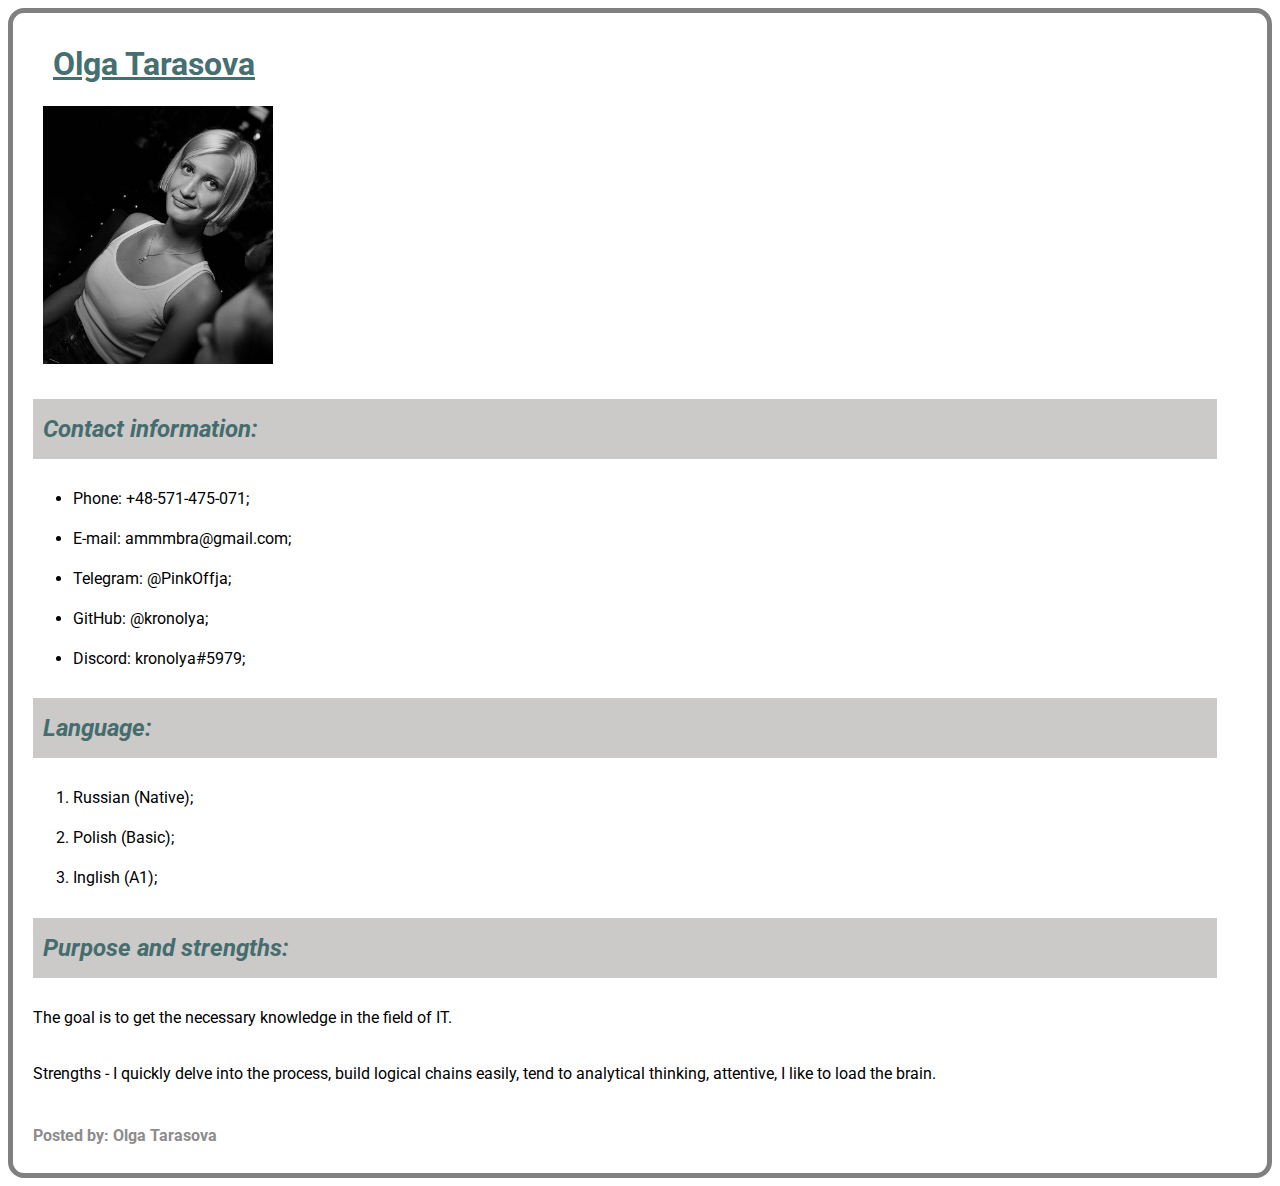
<file: index.html>
<!DOCTYPE html>
<html lang="en">
<head>
  <meta charset="UTF-8">
  <meta name="viewport" content="width=device-width, initial-scale=1.0">
  <title>cv</title>
  <link rel="stylesheet" href="style.css">
  <link rel="icon" href="assets/favicon.ico">
  <link rel="preconnect" href="https://fonts.gstatic.com">  
  <link href="https://fonts.googleapis.com/css2?family=Roboto:wght@100;300;500;700&display=swap" rel="stylesheet">
</head>
<body>
  <header>
    <div class="container">
      <h1 class="header">Olga Tarasova</h1>
    </div>
  </header>
  <main>
    <div class="container">
      <img class="image" src="photo.jpg" alt="foto">
      <div>
       <h2 class="item">Contact information:</h2>
       <ul>
         <li>Phone: +48-571-475-071;</li>
         <li>E-mail: ammmbra@gmail.com;</li>
         <li>Telegram: @PinkOffja;</li>
         <li>GitHub: @kronolya;</li>
         <li>Discord: kronolya#5979;</li>
       </ul>
      </div>
      <div>
       <h2 class="item">Language:</h2>
        <ol>
         <li>Russian (Native);</li>
         <li>Polish (Basic);</li>
         <li>Inglish (A1);</li>
        </ol>
      </div>
      <div>
        <h2 class="item">Purpose and strengths:</h2>
        <p>The goal is to get the necessary knowledge in the field of IT.</p>
        <p>Strengths - I quickly delve into the process, build logical chains easily, tend to analytical thinking, attentive, I like to load the brain.</p>
      </div>
    </div>
  </main>
  <footer>
    <div class="footer">
      <h4>Posted by: Olga Tarasova</h4>
    </div>
  </footer>
</body>
</html>
</file>
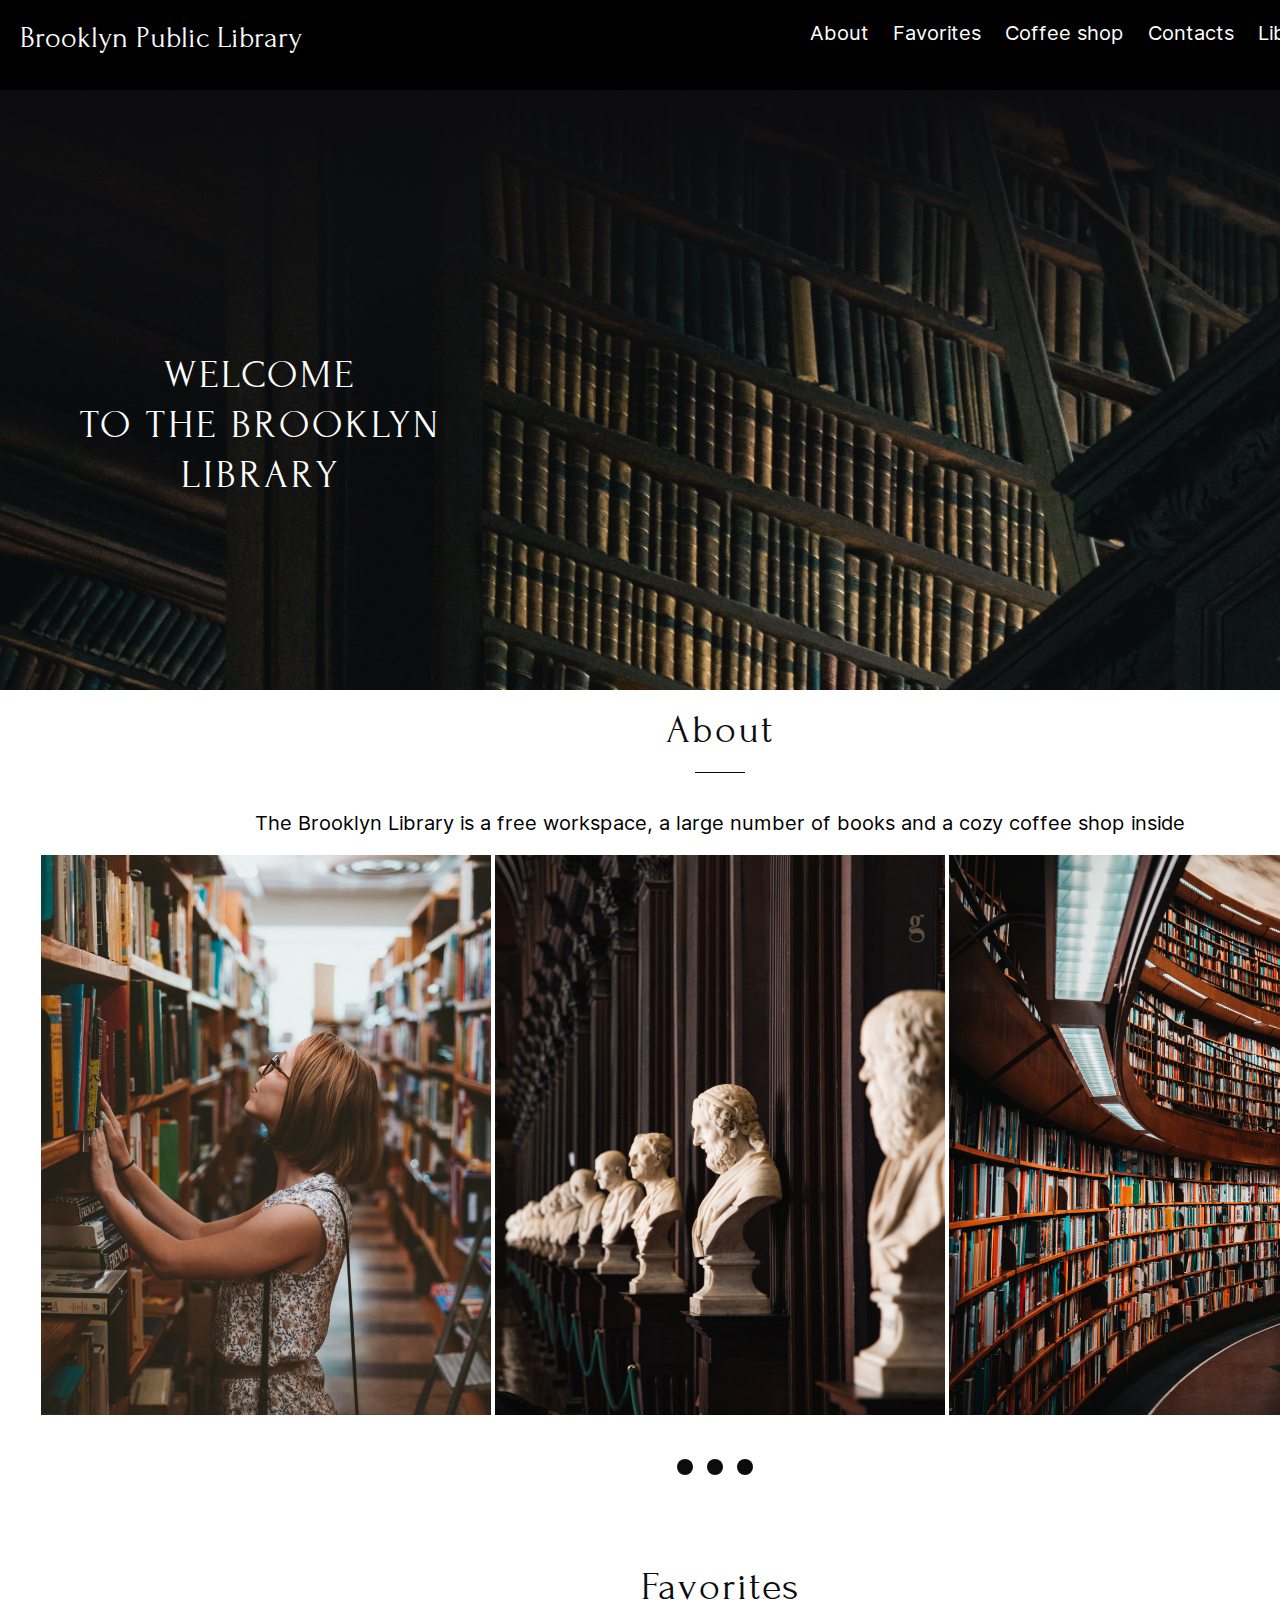
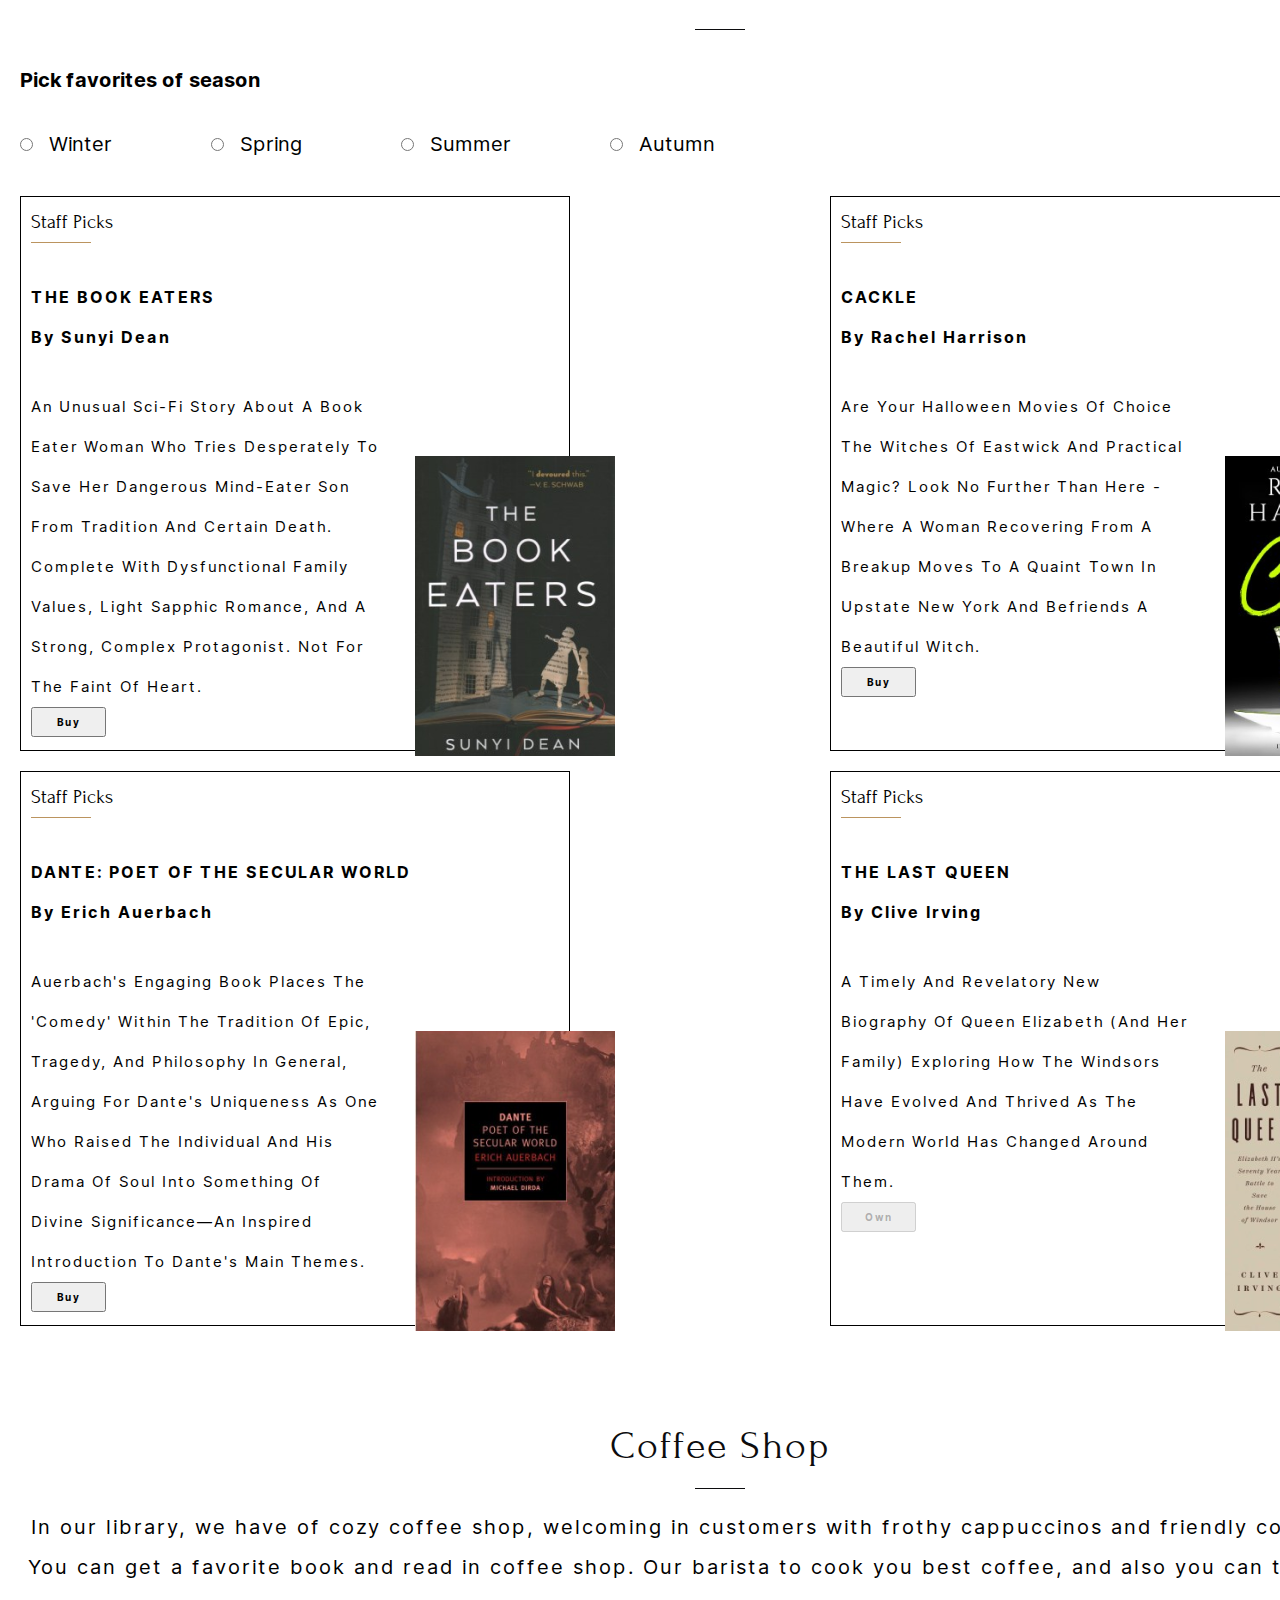
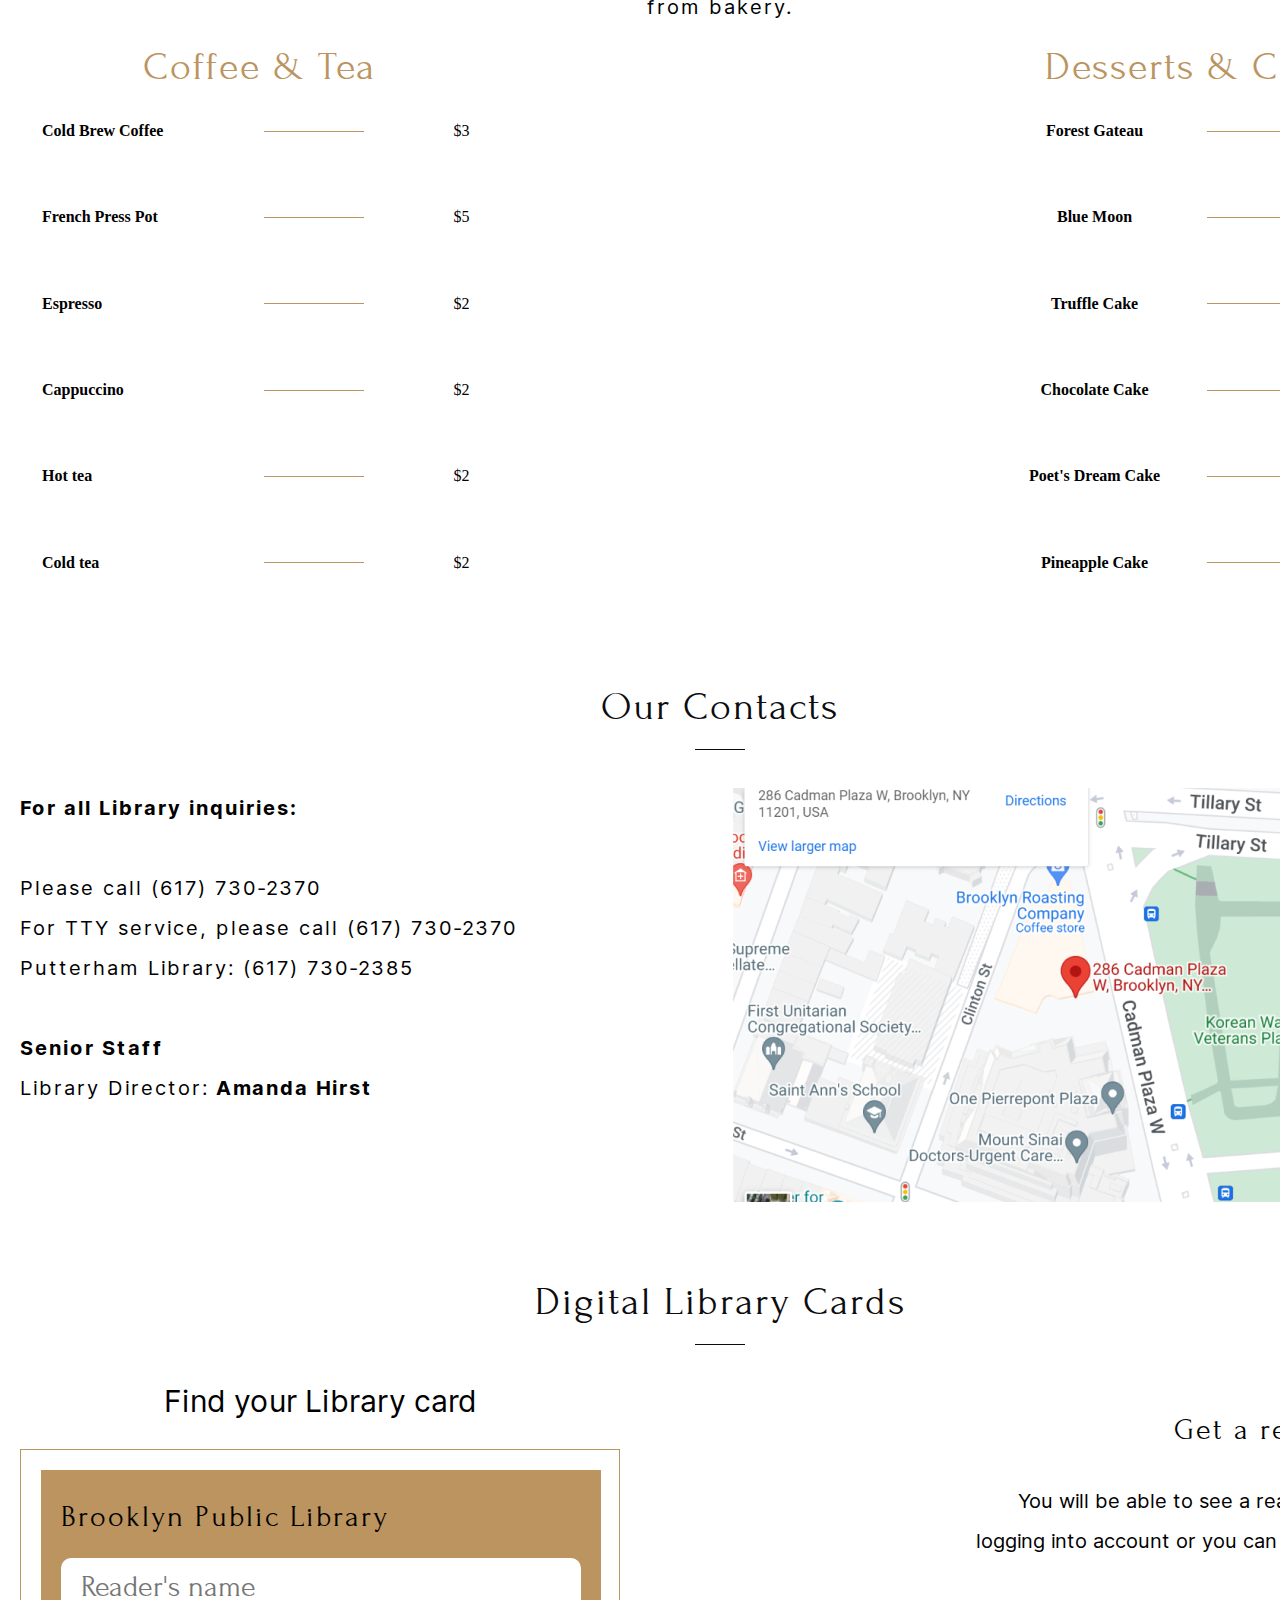
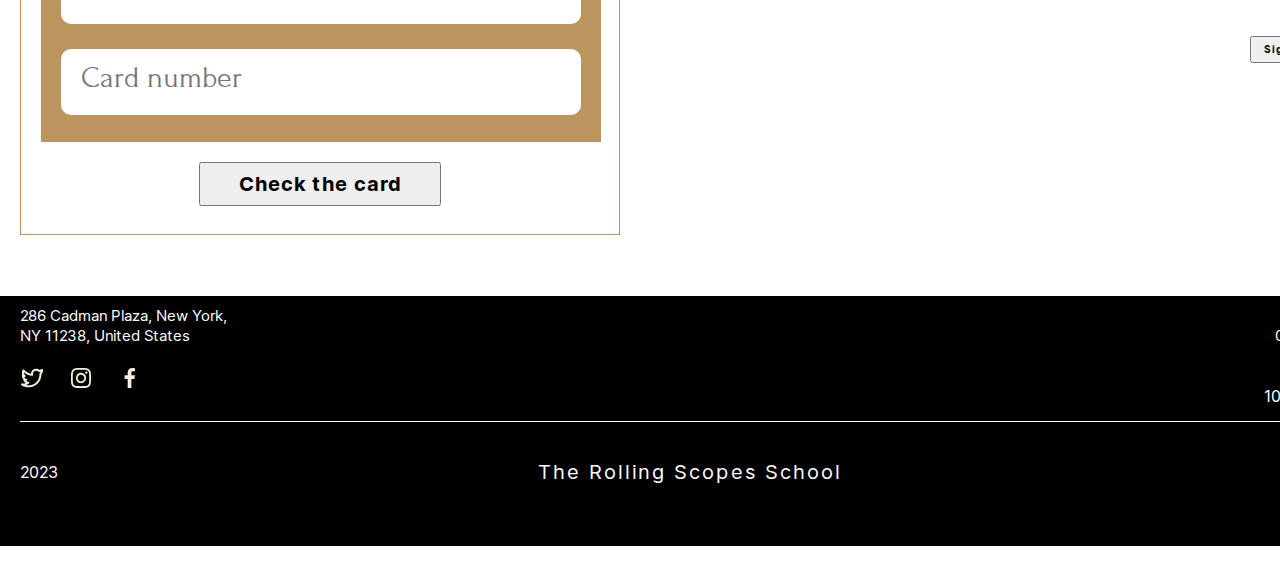
<file: library/index.html>
<!DOCTYPE html>
<html lang="en">
<head>
  <meta charset="UTF-8">
  <meta name="viewport" content="width=device-width, initial-scale=1.0">
  <title>Brooklyn library</title>
  <link rel="stylesheet" href="style.css">
  <link rel="apple-touch-icon" sizes="180x180" href="/library/icon/apple-touch-icon.png">
  <link rel="icon" type="image/png" sizes="32x32" href="/library/icon/favicon-32x32.png">
  <link rel="icon" type="image/png" sizes="16x16" href="/library/icon/favicon-16x16.png">
</head>
<body>
  <header class="header">
    <div class="container">
      <h1 class="header-item">Brooklyn Public Library</h1>
      <div class="header-menu">
        <nav>
          <ul class="nav-list">
            <li><a href="#about" class="nav-link">About</a></li>
            <li><a href="#favorites" class="nav-link">Favorites</a></li>
            <li><a href="#coffee-shop" class="nav-link">Coffee shop</a></li>
            <li><a href="#contact" class="nav-link">Contacts</a></li>
            <li><a href="#library-card" class="nav-link">Library card</a></li>
          </ul>
        </nav>
        <img class="header-icon" src="icon/icon_profile.svg" alt="icon profile">
      </div>
    </div>
  </header>
  <main>
    <section class="welcome">
      <div class="welcome-text">
        <h3>WELCOME<br>TO THE BROOKLYN<br>LIBRARY</h3>
      </div>
      <img src="image/Welcome1.png" alt="image welcome">
    </section> 
    <section class="about">
      <div class="section-name">
       <h2 id="about">About</h2>
       <div class="line"></div>
      </div> 
      <p class="about-text">The Brooklyn Library is a free workspace, a large number of books and a cozy coffee shop inside</p>
      <div class="container">
        <img class="image" src="image/image1.png" alt="image1 about">
        <img class="image" src="image/image2.png" alt="image2 about">
        <img class="image" src="image/image3.png" alt="image3 about">
      </div>
      <div class="pagination">
        <div class="circle"><a class="about-change" href="#"></a></div>
        <div class="circle"><a class="about-change" href="#"></a></div>
        <div class="circle"><a class="about-change" href="#"></a></div>
      </div>
    </section>
    <section class="favorites">
      <div class="section-name">
       <h2 id="favorites">Favorites</h2>
       <div class="line"></div>
      </div> 
      <h3>Pick favorites of season</h3>
      <form class="season-radio">
        <label class="favorites-radio">
          <input type="radio" name="season" value="Winter" class="season-radio-btn1">
         Winter
        </label>
        <label class="favorites-radio">
         <input type="radio" name="season" value="Spring" class="season-radio-btn">
         Spring  
        </label>
        <label class="favorites-radio">
         <input type="radio" name="season" value="Summer" class="season-radio-btn">
         Summer 
        </label>
        <label class="favorites-radio">
         <input type="radio" name="season" value="Autumn" class="season-radio-btn">
         Autumn
        </label>
      </form>
      <div class="container">
        <div class="favorites-block-text">
          <div class="favorites-book"> 
            <div class="favorites-text">
              <div class="favorites-text-staff">
               <p class="staff">Staff Picks</p>
               <div class="line-staff"></div>
              </div>
              <p class="text-uppercase">The Book Eaters<br><span class="book-author">By Sunyi Dean</span></p>
              <p class="text-capitalize">An Unusual Sci-fi Story About A Book<br>Eater Woman Who Tries Desperately To<br>Save Her Dangerous Mind-Eater Son<br>From Tradition And Certain Death.<br>Complete With Dysfunctional Family<br>Values, Light Sapphic Romance, And A<br>Strong, Complex Protagonist. Not For<br>The Faint Of Heart.</p>
              <form class="favorites-btn">
                <button class="book-btn" type="button" value="Buy">Buy</button>
              </form>
            </div>
            <img class="book" src="image/book1.png" alt="image book">
          </div> 
          <div class="favorites-book">
            <div class="favorites-text">
              <div class="favorites-text-staff">
               <p class="staff">Staff Picks</p>
               <div class="line-staff"></div>
              </div>
              <p class="text-uppercase">Cackle<br><span class="book-author">By Rachel Harrison</span></p>
              <p class="text-capitalize">Are your Halloween movies of choice<br>The Witches of Eastwick and Practical<br>Magic? Look no further than here -<br>where a woman recovering from a<br>breakup moves to a quaint town in<br>upstate New York and befriends a<br>beautiful witch.</p>
              <form class="favorites-btn">
               <button class="book-btn" type="button" value="Buy">Buy</button>
              </form>           
            </div>
            <img class="book" src="image/book2.png" alt="image book">
          </div>  
        </div> 
        <div class="favorites-block-text">
          <div class="favorites-book">
            <div class="favorites-text">
              <div class="favorites-text-staff">
               <p class="staff">Staff Picks</p>
               <div class="line-staff"></div>
              </div>
              <p class="text-uppercase">Dante: Poet of the Secular World<br><span class="book-author">By Erich Auerbach</span></p>
              <p class="text-capitalize">Auerbach's engaging book places the<br>'Comedy' within the tradition of epic,<br>tragedy, and philosophy in general,<br>arguing for Dante's uniqueness as one<br>who raised the individual and his<br>drama of soul into something of<br>divine significance—an inspired<br>introduction to Dante's main themes.</p>
              <form class="favorites-btn">
               <button class="book-btn" type="button" value="Buy">Buy</button>
              </form>           
            </div>
            <img class="book" src="image/book3.png" alt="image book">
          </div> 
          <div class="favorites-book"> 
            <div class="favorites-text">
              <div class="favorites-text-staff">
               <p class="staff">Staff Picks</p>
               <div class="line-staff"></div> 
              </div>
              <p class="text-uppercase">The Last Queen<br><span class="book-author">By Clive Irving</span></p>
              <p class="text-capitalize">A timely and revelatory new<br>biography of Queen Elizabeth (and her<br>family) exploring how the Windsors<br>have evolved and thrived as the<br>modern world has changed around<br>them.</p>
              <form class="favorites-btn">
               <button class="book-btn" type="button" value="Own" disabled>Own</button>
              </form>            
            </div>
            <img class="book" src="image/book4.png" alt="image book">
          </div> 
        </div>
      </div>  
    </section>
    <section class="coffee-shop">
      <div class="section-name">
       <h2 id="coffee-shop">Coffee Shop</h2>
       <div class="line"></div>
      </div>
      <div class="container">
        <div class="coffee-shop-text">
          <p class="text-inter">In our library, we have of cozy coffee shop, welcoming in customers with frothy cappuccinos and friendly conversation.
          <br>You can get a favorite book and read in coffee shop. Our barista to cook you best coffee, and also you can try desserts<br>
          from bakery.
          </p>
        </div> 
        <div class="coffee-shop-block">
          <div class="coffee-shop-menu">
            <h3 class="menu">Coffee & Tea</h3>
            <div class="coffee-shop-price">
              <table>
                <tbody>
                  <tr>
                    <th class="coffee-menu">Cold Brew Coffee</th>
                    <td>
                      <div class="menu-line"></div>
                    </td>
                    <td>$3</td>
                  </tr>
                  <tr>
                    <th class="coffee-menu">French Press Pot</th>
                    <td>
                      <div class="menu-line"></div>
                    </td>
                    <td>$5</td>
                  </tr>
                  <tr>
                    <th class="coffee-menu">Espresso</th>
                    <td>
                      <div class="menu-line"></div>
                    </td>
                    <td>$2</td>
                  </tr>
                  <tr>
                    <th class="coffee-menu">Cappuccino</th>
                    <td>
                      <div class="menu-line"></div>
                    </td>
                    <td>$2</td>
                  </tr>
                  <tr>  
                    <th class="coffee-menu">Hot tea</th>
                    <td>
                      <div class="menu-line"></div>
                    </td>
                    <td>$2</td>
                  </tr>
                  <tr>
                    <th class="coffee-menu">Cold tea</th>
                    <td>
                      <div class="menu-line"></div>
                    </td>
                    <td>$2</td>
                  </tr>
                </tbody>
              </table>
            </div>
          </div>
          <div class="coffee-shop-menu">
            <h3 class="menu">Desserts & Cakes</h3>
            <div class="coffee-shop-price">
              <table>
                <tbody>
                  <tr>
                    <th>Forest Gateau</th>
                    <td>
                      <div class="menu-line"></div>
                    </td>
                    <td>$16</td>
                  </tr>
                  <tr>
                    <th>Blue Moon</th>
                    <td>
                      <div class="menu-line"></div>
                    </td>
                    <td>$16</td>
                  </tr>
                  <tr>
                    <th>Truffle Cake</th>
                    <td>
                      <div class="menu-line"></div>
                    </td>
                    <td>$15</td>
                  </tr>
                  <tr>
                    <th>Chocolate Cake</th>
                    <td>
                      <div class="menu-line"></div>
                    </td>
                    <td>$18</td>
                  </tr>
                  <tr>
                    <th>Poet's Dream Cake</th>
                    <td>
                      <div class="menu-line"></div>
                    </td>
                    <td>$16</td>
                  </tr>
                  <tr>
                    <th>Pineapple Cake</th>
                    <td>
                      <div class="menu-line"></div>
                    </td>
                    <td>$14</td>
                  </tr>
                </tbody>
              </table>
            </div>
          </div>
        </div>
      </div>
    </section>
    <section class="contacts">
      <div class="section-name">
        <h2 id="contact">Our Contacts</h2>
        <div class="line"></div>
      </div>
      <div class="container">
        <div class="contact-block">
          <div class="contact-text">  
            <p class="text-bold">For all Library inquiries:</p>
            <p class="contact-text-margin">Please call (617) 730-2370<br>For TTY service, please call (617) 730-2370<br>Putterham Library: (617) 730-2385</p>
            <p class="text-bold">Senior Staff<br><span class="text-inter">Library Director:</span> Amanda Hirst</p>
          </div>
          <img class="contact-img" src="image/contact-map.png" alt="image map contact">
        </div>
      </div>
    </section>
    <section class="library-card">
      <div class="section-name">
        <h2 id="library-card">Digital Library Cards</h2>
        <div class="line"></div>
      </div>
      <div class="container">
        <div class="library-card-block">
          <div class="card-block">
            <p class="card-block-name">Find your Library card</p>
            <div class="card">
              <div class="card-body">
                <p class="card-text-name">Brooklyn Public Library</p>
                <form class="card-form-body">
                  <input class="card-input" type="text" id="name" name="Reader's name" placeholder="Reader's name"><br>
                  <input class="card-input" type="number" id="card-number" name="Card number" placeholder="Card number">
                </form>
              </div>
              <form>
                <button class="card-btn" type="button" value="Check the card">Check the card</button>
              </form>
            </div>
          </div>
          <div class="card-text">
            <p class="card-text-right">Get a reader card</p>
            <p class="text-inter-card">You will be able to see a reader card after<br>logging into account or you can register a new<br>account</p>
            <form class="card-text-form-btn">
              <button class="card-text-btn" type="button" value="Sign Up">Sign Up</button>
              <button class="card-text-btn" type="button" value="Log in">Log in</button>
            </form>
          </div>
        </div>
      </div>
    </section>
  </main>
  <footer class="footer">
    <div class="container">
      <div class="footer-info">
        <div class="footer-info-part1">
         <a class="address" href="https://www.google.com/maps/search/286+Cadman+Plaza,+New+York,+NY+11238,+United+States/@40.6956337,-73.9928847,17z/data=!3m1!4b1?entry=ttu">286 Cadman Plaza, New York,<br>NY 11238, United States</a>
         <p>Mon - Fri<br>08:00 am - 07:00 pm</p>
        </div>
        <div class="footer-info-part2">
          <ul class="footer-icon">
            <li><a href="https://twitter.com/i/flow/login?redirect_after_login=%2Frollingscopes"><img src="icon/u_twitter-alt.svg" alt="icon twitter"></a></li>
            <li><a href="https://www.instagram.com/explore/tags/rollingscopes/"><img src="icon/u_instagram.svg" alt="icon instagram"></a></li>
            <li><a href="https://www.facebook.com/groups/TheRollingScopes/"><img src="icon/u_facebook-f.svg" alt="icon facebook"></a></li>
          </ul>
          <p>Sat - Sun<br>10:00 am - 06:00 pm</p>
        </div>
      </div>
      <div class="footer-line"></div>
      <div class="footer-personal">
        <p>2023</p>
        <a class="footer-link" href="https://rs.school/js-stage0/">The Rolling Scopes School</a>
        <a class="footer-link" href="https://github.com/kronolya">kronolya</a>
      </div>
    </div>
  </footer>
  <script src="index.js"></script>
</body>
</html>
</file>
<file: style.css>
body {
  font-family: 'Roboto', sans-serif;
  border: 5px solid gray;
  display: flex;
  flex-direction: column;
  justify-content: space-between;
  border-radius: 1em;
  padding: 10px 50px 10px 20px;
}

.container {
  max-width: 1440px;
  margin: 0 auto;
  line-height: 40px;
}

* {
  box-sizing: border-box;
}

html {
  scroll-behavior: smooth; 
}

.header {
  color: rgb(69, 111, 112);
  text-decoration: underline;
  padding: 0 20px;
  }

.item {
  color: rgb(69, 109, 110);
  font-style: italic;
  background-color: rgb(204, 201, 201);
  padding: 10px;
}

.image {
  width: 250px;
  height: auto;
  padding: 0 10px;
}

.footer {
  line-height: 10px;
  color: rgb(141, 140, 140);
}
</file>
<file: library/style.css>
* {
  padding: 0;
  margin: 0;
  box-sizing: border-box;
}

html {
  scroll-behavior: smooth;
}

@font-face { 
  font-family: "ForumRegular";
  src: url("../library/fonts/ForumRegular/ForumRegular.eot");
  src: url("../library/fonts/ForumRegular/ForumRegular.eot")format("embedded-opentype"),
  url("../library/fonts/ForumRegular/ForumRegular.woff") format("woff"),
  url("../library/fonts/ForumRegular/ForumRegular.ttf") format("truetype");
  font-style: normal;
  font-weight: 400;
}

@font-face { 
  font-family: "InterBold";
  src: url("../library/fonts/InterBold/InterBold.eot");
  src: url("../library/fonts/InterBold/InterBold.eot")format("embedded-opentype"),
  url("../library/fonts/InterBold/InterBold.woff") format("woff"),
  url("../library/fonts/InterBold/InterBold.ttf") format("truetype");
  font-style: normal;
  font-weight: 400;
}

@font-face { 
  font-family: "InterRegular";
  src: url("../library/fonts/InterRegular/InterRegular.eot");
  src: url("../library/fonts/InterRegular/InterRegular.eot")format("embedded-opentype"),
  url("../library/fonts/InterRegular/InterRegular.woff") format("woff"),
  url("../library/fonts/InterRegular/InterRegular.ttf") format("truetype");
  font-style: normal;
  font-weight: 400;
}

.container {
  width: 1400px;
  margin: 0px 20px;
}

.header {
  background-color: black;
  width: 1440px;
  height: 90px;
  justify-content: space-between;
  display: flex;
}

.header-item {
  color: #FFFFFF;
  width: 294px;
  height: 50px;
  font-family: "ForumRegular", "Arial", sans-serif;
  font-size: 30px;
  font-weight: 100;
  line-height: 75px;
  display: inline-block;
}

.header-menu {
  text-align: right;
  text-align: justify;
  display: flex;
  float: right;
}

li {
  display: inline;
  margin-right: 20px;
}

.nav-link {
 color: #FFFFFF;
 font-family: "InterRegular", "Arial", sans-serif;
 font-size: 20px;
 line-height: 50px;
 font-weight: 100;
 text-decoration: none;
}

.nav-link:hover {
  text-decoration: underline;
}

.nav-list {
 width: 720px;
 height: 90px;  
 line-height: 70px;
 text-align: right;
}

.header-icon {
  width: 28px;
  height: 28px;
  color: #FFFFFF;
  margin-top: 20px;
}

.welcome {
  width: 1440px;
  height: 600px;
  position: relative;
}

.welcome-text {
  width: 600px;
  height: 220px;
  position: absolute;
}

.welcome-text h3 {
  width: 520px;
  height: 150px;
  font-family: "ForumRegular", "Arial", sans-serif;
  font-weight: 100;
  font-size: 40px;
  color: #FFFFFF;
  text-align: center;
  position: absolute;
  top: 220px;
  padding-top: 40px;
  line-height: 50px;
  letter-spacing: 3px;
} 
 
.about {
  width: 1440px;
  height: 837px;
  text-align: center;
  vertical-align: middle;
}

.section-name {
  height: 61px;
  letter-spacing: 2px;
  margin-top: 20px;
  display: flex;
  flex-direction: column;
  justify-content: center;
  align-items: center;
}

.line {
  width: 50px;
  border-bottom: 1px solid #0C0C0E;
  padding-bottom: 20px;
  display: inline-block;
  text-align: center;
}

.about-text {
  font-size: 20px;
  margin-top: 40px;
  margin-bottom: 20px;
  font-family: "InterRegular", "Arial", sans-serif;
}

.image {
  width: 450px;
  height: 560px;
}

.pagination {
  display: inline-block;
  margin-top: 40px;
  justify-content: space-between;
}

.about-change {
  padding: 15px 15px 15px 15px;
  display: block;
}

.circle {
  width: 16px;
  height: 16px;
  background-color: #0C0C0E;
  border-radius: 50%;
  display: inline-block;
  cursor: pointer;
  margin-right: 10px;
}

.circle:hover {
  background-color: #BB945F;
}

h2 {
 font-family: "ForumRegular", "Arial", sans-serif;
 font-size: 40px;
 color: #0C0C0E;
 font-weight: 200;
 display: inline-block;
}

.favorites {
  width: 1440px;
  height: 1439px;
  text-align: center;
  vertical-align: middle;
}

.favorites h3 {
  font-family: "InterBold", "Arial", sans-serif;
  font-size: 20px;
  text-align: left;
  margin: 40px 0px 40px 20px;
}

.season-radio {
  text-align: left;
  width: 700px;
  height: 24px;
  margin-bottom: 40px;
  margin-left: 20px;
}

.favorites-radio {
  font-family: "InterRegular", "Arial", sans-serif;
  font-size: 20px;
}

.favorites-radio:hover {
  font-family: "InterBold", "Arial", sans-serif;
}

.season-radio-btn {
  margin-left: 93px;
  margin-right: 10px;
}

.season-radio-btn1 {
  margin-right: 10px;
}

.favorites-block-text {
 width: 1400px;
 height: 575px;
 display: flex;
 justify-content: space-between;
}

.favorites-text-staff {
  width: 102px;
  height: 40px;
}

.staff {
  font-family: "ForumRegular", "Arial", sans-serif;
  font-size: 20px;
  font-weight: 200;
}

.line-staff {
  width: 60px;
  border-bottom: 1px solid #BB945F;
  padding-bottom: 5px;
}

.book-name {
  font-family: "InterBold", "Arial", sans-serif;
  font-size: 15px;
  font-weight: 200;
  line-height: 30px;
}

.book-author {
  text-transform: capitalize;
}

.favorites-book {
  width: 590px;
  height: 555px;
  text-align: right;  
  position: relative;
}

.book {
  width: 200px;
  height: 300px;
  position: absolute;
  bottom: -5px;
  right: -5px;
}

.favorites-text {
  width: 550px;
  height: 555px;
  text-align: left;
  border: 1px solid black;
  padding: 10px;
  line-height: 30px;

}

.book-btn {
  width: 75px;
  height: 30px;
  font-family: "InterBold";
  font-size: 10px;
  letter-spacing: 1px;
  display: block;
  cursor: pointer;
}

.book-btn:hover {
  background-color: #BB945F;
}
 
.text-uppercase {
  text-transform: uppercase;
  font-family: "InterBold", "Arial", sans-serif;
  line-height: 40px;
  letter-spacing: 2px;
  padding-top: 30px;
  padding-bottom: 30px;
}

.text-capitalize {
  text-transform: capitalize;
  font-family: "InterRegular", "Arial", sans-serif;
  font-size: 15px;
  font-weight: 200;
  line-height: 40px;
  letter-spacing: 2px;
}

.coffee-shop {
  width: 1440px;
  height: 841px;
  text-align: center;
}

.coffee-shop-text {
  margin-top: 20px;
  margin-bottom: 20px;
}

.text-inter {
  font-family: "InterRegular", "Arial", sans-serif;
  font-size: 20px;
  line-height: 40px;
  letter-spacing: 2px;
}

.coffee-shop-block {
  justify-content: space-between;
  display: flex;  
  margin-left: 20px;
}

.menu {
  font-family: "ForumRegular", "Arial", sans-serif;
  font-size: 40px;
  color: #BB945F;
  font-weight: 200;
  line-height: 40px;
  letter-spacing: 2px;
}

.coffee-menu {
  text-align: left;
  margin-left: 20px;
}

.coffee-shop-price {
  display: grid;
}

.menu-line {
  border-bottom: 1px solid #BB945F;
  width: 100px;
  vertical-align: middle;
} 

table {
  width: 438px;
  height: 520px;
}

.contacts {
  width: 1440px;
  height: 575px;
}

.contact-block {
  width: 1400px;
  height: 414px;
  justify-content: space-between;
  display: flex;
  margin-top: 40px;
}

.contact-text {
 width: 503px;
 height: 380px;
 text-align: left;
 line-height: 40px;
 letter-spacing: 2px;
 font-family: "InterRegular", "Arial", sans-serif;
 font-size: 20px;
}

.contact-img {
 width: 696px;
 height: 414px;
}

.text-bold {
  font-family: "InterBold", "Arial", sans-serif;
}

.contact-text-margin {
  margin-top: 40px;
  margin-bottom: 40px;
}

.text-regular {
  font-family: "InterRegular", "Arial", sans-serif;
}

.library-card {
  width: 1440px;
  height: 614px;
}

.library-card-block {
  display: flex;
  justify-content: space-between;
  margin-top: 40px;
}

.card-block {
  width: 600px;
  height: 453px;
  text-align: center;
}

.card-block-name {
  font-family: "InterRegular", "Arial", sans-serif;
  font-size: 30px;
  letter-spacing: 2%;
  font-weight: 100;
  margin-bottom: 30px;
}

.card {
  width: 600px;
  height: 386px;
  border: 1px solid #BB945F;
  padding: 20px 20px 0 20px;
}

.card-body {
  background-color: #BB945F;
  width: 560px;
  height: 272px;
  display: inline-block;
}

.card-input {
  width: 520px;
  height: 66px;
  margin-top: 25px;
  border-radius: 10px;
  border: #BB945F;
}

::placeholder {
  font-family: "ForumRegular", "Arial", sans-serif;
  font-size: 30px;
  line-height: 50px;
  letter-spacing: 2%;
  padding-left: 20px;
}

.card-btn {
  width: 242px;
  height: 44px;
  margin-top: 20px;
  font-family: "InterBold", "Arial", sans-serif;
  font-size: 20px;
  letter-spacing: 1px;
}

.card-text {
  width: 456px;
  height: 224px;
  text-align: right;
}

.card-text-name {
  font-family: "ForumRegular", "Arial", sans-serif;
  font-size: 30px;
  letter-spacing: 2px;
  text-align: left;
  margin-left: 20px;
  margin-top: 30px;
}

.card-text-right {
  font-family: "ForumRegular", "Arial", sans-serif;
  font-size: 30px;
  letter-spacing: 2px;
  text-align: right;
  margin-left: 20px;
  margin-top: 30px;
}

.text-inter-card {
  font-family: "InterRegular", "Arial", sans-serif;
  font-size: 20px;
  line-height: 40px;
  letter-spacing: 2%;
  margin: 35px 0px;
}
  
.card-text-form-btn {
  width: 170px;
  height: 26.6px;
  display: flex;
  justify-content: space-between;
  float: right;
}

.card-text-btn {
  width: 75px;
  height: 26.6px;
  font-family: "InterBold", "Arial", sans-serif;
  font-size: 10px;
  letter-spacing: 1px;
}

.footer {
  width: 1440px;
  height: 250px;
  background-color: black;
  color: #FFFFFF;
  font-family: "InterRegular", "Arial", sans-serif;
}

.footer-info {
  height: 125px;
}

.footer-info-part1 {
  font-size: 15px;
  line-height: 20px;
  display: flex;
  justify-content: space-between;
  text-align: right;
  font-weight: 100;
  padding-top: 10px;
  margin-bottom: 20px;
}

.footer-info-part2 {
  display: flex;
  justify-content: space-between;
  text-align: right;
}

.address {
  text-decoration: none;
  color: #FFFFFF;
  text-align: left;
}

.footer-line {
  border-bottom: 1px solid #FFFFFF;
  width: 1400px;
  vertical-align: middle;
  text-align: center;
} 

.footer-personal {
  width: 1400px;
  height: 125px;
  display: flex;
  justify-content: space-between;
  margin-top: 40px;
}

.footer-icon {
  display: inline-block;
}

.footer-link {
  color: #FFFFFF;
  font-family: "InterRegular", "Arial", sans-serif;
  font-size: 20px;
  line-height: 20px;
  letter-spacing: 2px;
  font-weight: 100;
  text-decoration: none;
}
</file>
